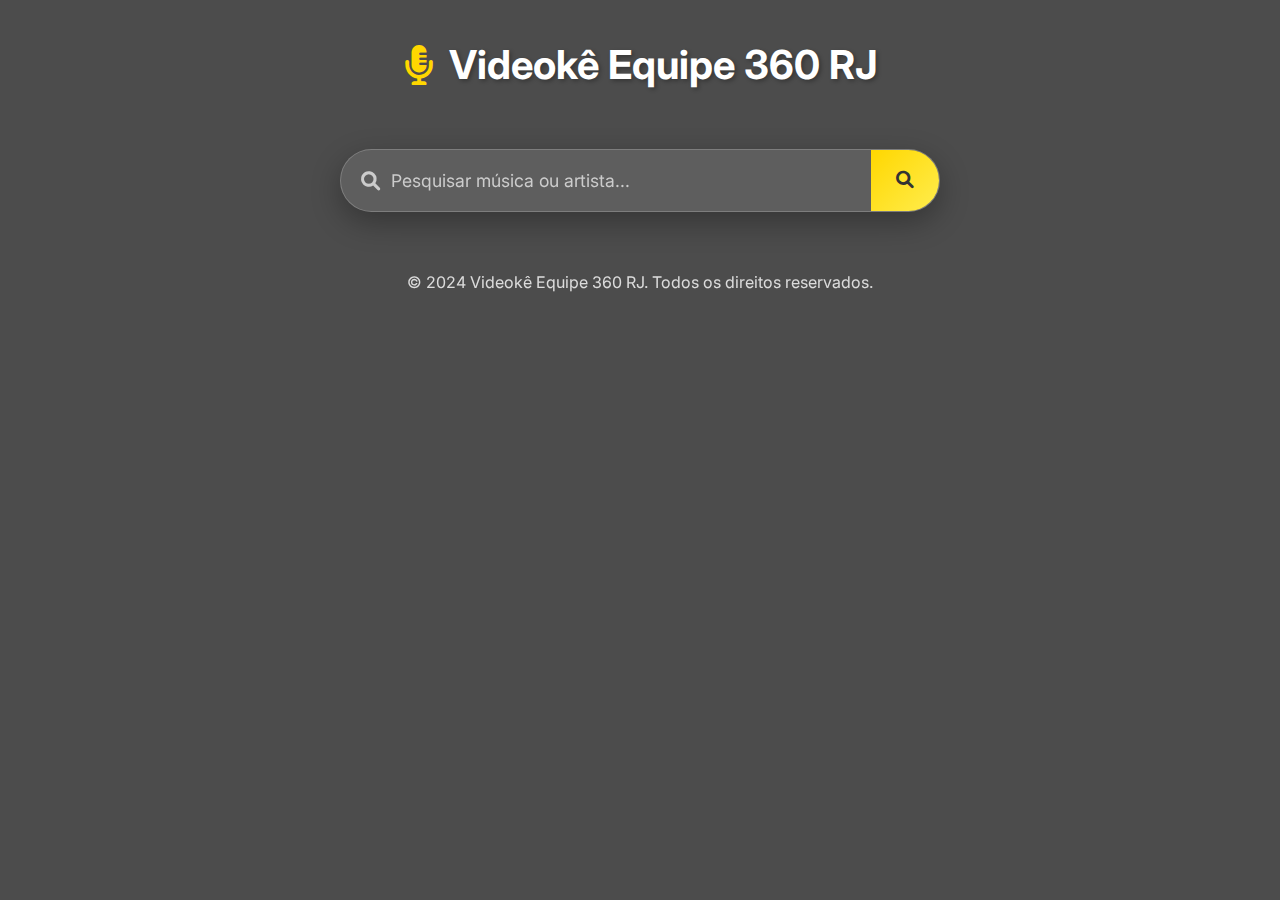
<file: index.html>
<!DOCTYPE html>
<html lang="pt-BR">
<head>
    <meta charset="UTF-8">
    <meta name="viewport" content="width=device-width, initial-scale=1.0">
    <title>Videokê Equipe 360 RJ - Busca de Músicas</title>
    <link rel="stylesheet" href="styles.css">
    <link href="https://fonts.googleapis.com/css2?family=Inter:wght@300;400;500;600;700&display=swap" rel="stylesheet">
    <link rel="stylesheet" href="https://cdnjs.cloudflare.com/ajax/libs/font-awesome/6.0.0/css/all.min.css">
</head>
<body>
    <div class="container">
        <header class="header">
            <div class="logo">
                <i class="fas fa-microphone-alt"></i>
                <h1>Videokê Equipe 360 RJ</h1>
            </div>
        </header>

        <main class="main-content">
            <section class="search-section">
                <div class="search-container">
                    <div class="search-box">
                        <i class="fas fa-search search-icon"></i>
                        <input type="text" id="searchInput" placeholder="Pesquisar música ou artista..." autocomplete="off">
                        <button id="searchBtn" class="search-btn">
                            <i class="fas fa-search"></i>
                        </button>
                    </div>
                </div>
            </section>

            <section class="results-section" id="resultsSection" style="display: none;">
                <div class="results-header">
                    <h2>Resultados</h2>
                    <span id="resultsCount" class="results-count"></span>
                </div>
                <div class="results-container" id="resultsContainer">
                    <!-- Resultados serão inseridos aqui -->
                </div>
            </section>


        </main>

        <footer class="footer">
            <p>&copy; 2024 Videokê Equipe 360 RJ. Todos os direitos reservados.</p>
        </footer>
    </div>

    <!-- Modal para detalhes da música -->
    <div id="songModal" class="modal">
        <div class="modal-content">
            <div class="modal-header">
                <h2 id="modalTitle">Detalhes da Música</h2>
                <span class="close" id="closeModal">&times;</span>
            </div>
            <div class="modal-body">
                <div class="song-details">
                    <div class="song-number" id="modalNumber"></div>
                    <div class="song-info">
                        <h3 id="modalArtist"></h3>
                        <p id="modalSong"></p>
                    </div>
                </div>
            </div>
        </div>
    </div>

    <script src="config.js"></script>
    <script src="script.js"></script>
</body>
</html>
</file>
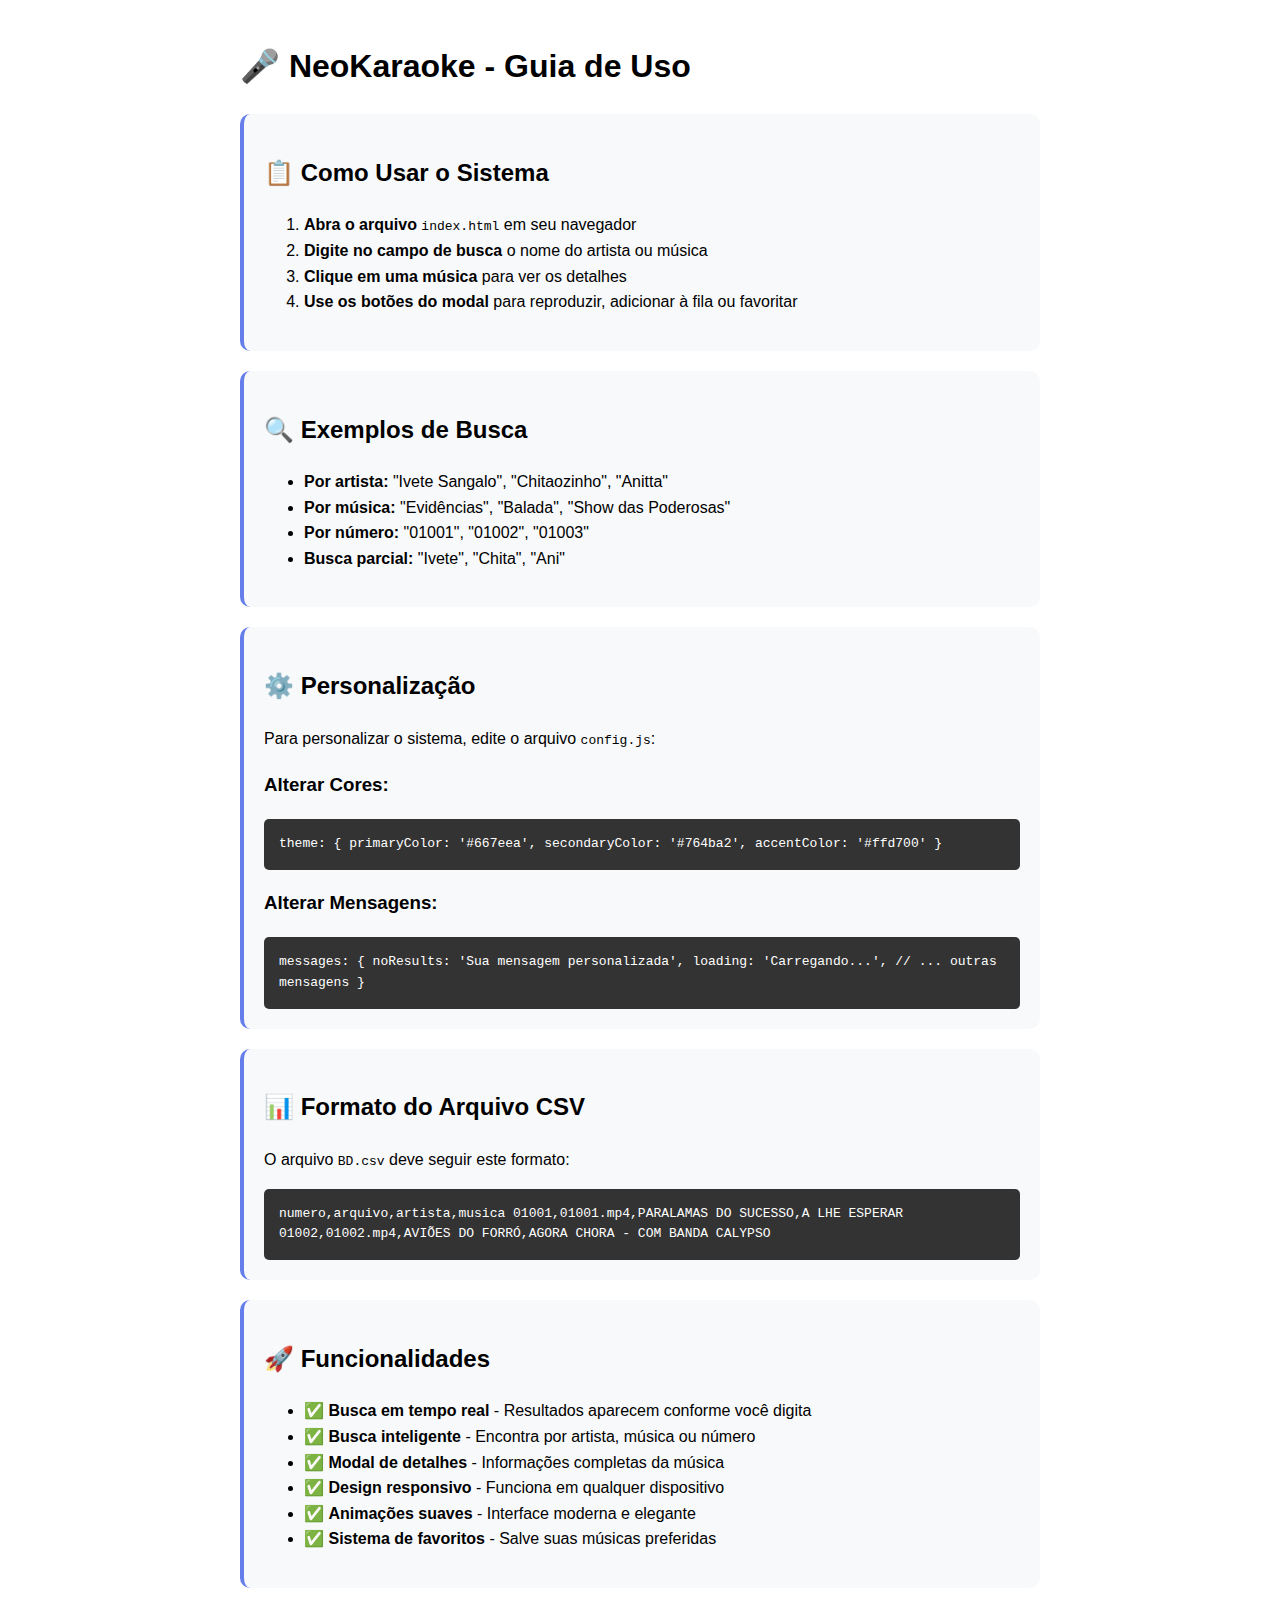
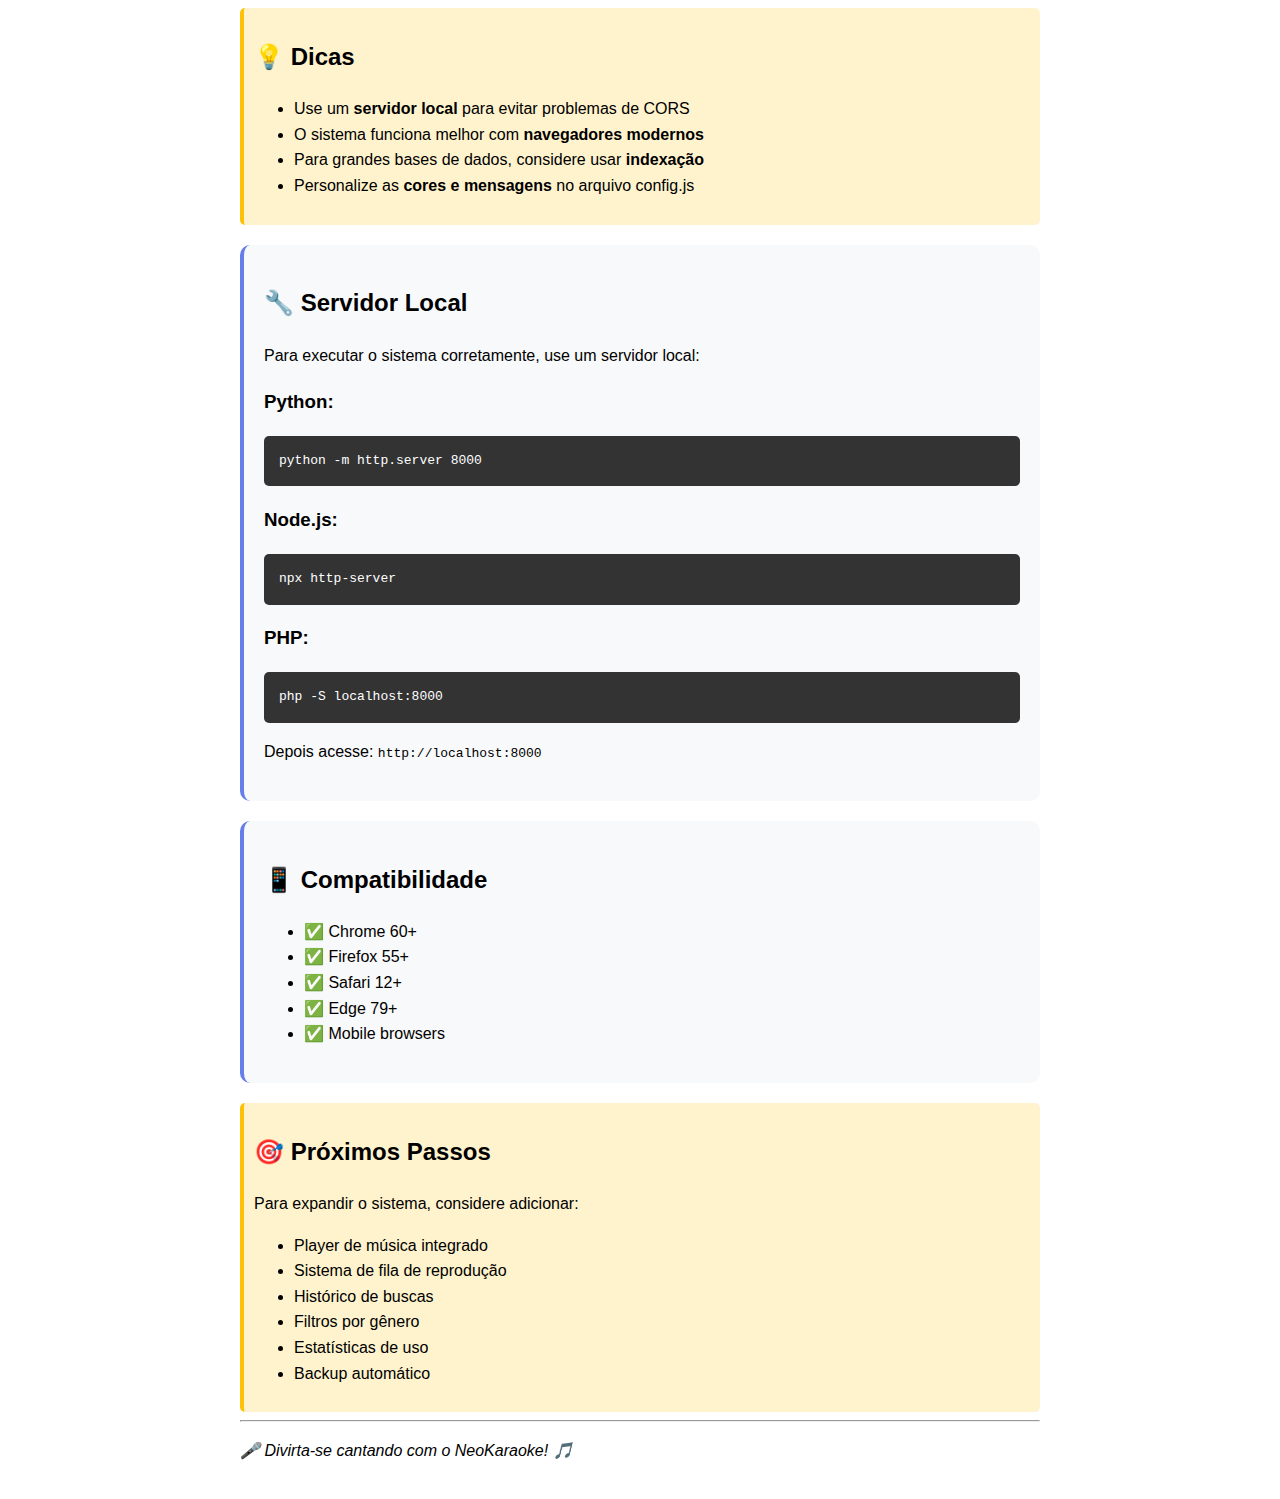
<file: exemplo-uso.html>
<!DOCTYPE html>
<html lang="pt-BR">
<head>
    <meta charset="UTF-8">
    <meta name="viewport" content="width=device-width, initial-scale=1.0">
    <title>Exemplo de Uso - NeoKaraoke</title>
    <style>
        body {
            font-family: Arial, sans-serif;
            max-width: 800px;
            margin: 0 auto;
            padding: 20px;
            line-height: 1.6;
        }
        .example {
            background: #f8f9fa;
            padding: 20px;
            border-radius: 10px;
            margin: 20px 0;
            border-left: 4px solid #667eea;
        }
        .code {
            background: #333;
            color: #fff;
            padding: 15px;
            border-radius: 5px;
            font-family: monospace;
            overflow-x: auto;
        }
        .highlight {
            background: #fff3cd;
            padding: 10px;
            border-radius: 5px;
            border-left: 4px solid #ffc107;
        }
    </style>
</head>
<body>
    <h1>🎤 NeoKaraoke - Guia de Uso</h1>
    
    <div class="example">
        <h2>📋 Como Usar o Sistema</h2>
        <ol>
            <li><strong>Abra o arquivo</strong> <code>index.html</code> em seu navegador</li>
            <li><strong>Digite no campo de busca</strong> o nome do artista ou música</li>
            <li><strong>Clique em uma música</strong> para ver os detalhes</li>
            <li><strong>Use os botões do modal</strong> para reproduzir, adicionar à fila ou favoritar</li>
        </ol>
    </div>

    <div class="example">
        <h2>🔍 Exemplos de Busca</h2>
        <ul>
            <li><strong>Por artista:</strong> "Ivete Sangalo", "Chitaozinho", "Anitta"</li>
            <li><strong>Por música:</strong> "Evidências", "Balada", "Show das Poderosas"</li>
            <li><strong>Por número:</strong> "01001", "01002", "01003"</li>
            <li><strong>Busca parcial:</strong> "Ivete", "Chita", "Ani"</li>
        </ul>
    </div>

    <div class="example">
        <h2>⚙️ Personalização</h2>
        <p>Para personalizar o sistema, edite o arquivo <code>config.js</code>:</p>
        
        

        <h3>Alterar Cores:</h3>
        <div class="code">
theme: {
    primaryColor: '#667eea',
    secondaryColor: '#764ba2',
    accentColor: '#ffd700'
}
        </div>

        <h3>Alterar Mensagens:</h3>
        <div class="code">
messages: {
    noResults: 'Sua mensagem personalizada',
    loading: 'Carregando...',
    // ... outras mensagens
}
        </div>
    </div>

    <div class="example">
        <h2>📊 Formato do Arquivo CSV</h2>
        <p>O arquivo <code>BD.csv</code> deve seguir este formato:</p>
        <div class="code">
numero,arquivo,artista,musica
01001,01001.mp4,PARALAMAS DO SUCESSO,A LHE ESPERAR
01002,01002.mp4,AVIÕES DO FORRÓ,AGORA CHORA - COM BANDA CALYPSO
        </div>
    </div>

    <div class="example">
        <h2>🚀 Funcionalidades</h2>
        <ul>
            <li>✅ <strong>Busca em tempo real</strong> - Resultados aparecem conforme você digita</li>
            <li>✅ <strong>Busca inteligente</strong> - Encontra por artista, música ou número</li>
            
            <li>✅ <strong>Modal de detalhes</strong> - Informações completas da música</li>
            <li>✅ <strong>Design responsivo</strong> - Funciona em qualquer dispositivo</li>
            <li>✅ <strong>Animações suaves</strong> - Interface moderna e elegante</li>
            <li>✅ <strong>Sistema de favoritos</strong> - Salve suas músicas preferidas</li>
        </ul>
    </div>

    <div class="highlight">
        <h2>💡 Dicas</h2>
        <ul>
            <li>Use um <strong>servidor local</strong> para evitar problemas de CORS</li>
            <li>O sistema funciona melhor com <strong>navegadores modernos</strong></li>
            <li>Para grandes bases de dados, considere usar <strong>indexação</strong></li>
            <li>Personalize as <strong>cores e mensagens</strong> no arquivo config.js</li>
        </ul>
    </div>

    <div class="example">
        <h2>🔧 Servidor Local</h2>
        <p>Para executar o sistema corretamente, use um servidor local:</p>
        
        <h3>Python:</h3>
        <div class="code">python -m http.server 8000</div>
        
        <h3>Node.js:</h3>
        <div class="code">npx http-server</div>
        
        <h3>PHP:</h3>
        <div class="code">php -S localhost:8000</div>
        
        <p>Depois acesse: <code>http://localhost:8000</code></p>
    </div>

    <div class="example">
        <h2>📱 Compatibilidade</h2>
        <ul>
            <li>✅ Chrome 60+</li>
            <li>✅ Firefox 55+</li>
            <li>✅ Safari 12+</li>
            <li>✅ Edge 79+</li>
            <li>✅ Mobile browsers</li>
        </ul>
    </div>

    <div class="highlight">
        <h2>🎯 Próximos Passos</h2>
        <p>Para expandir o sistema, considere adicionar:</p>
        <ul>
            <li>Player de música integrado</li>
            <li>Sistema de fila de reprodução</li>
            <li>Histórico de buscas</li>
            <li>Filtros por gênero</li>
            <li>Estatísticas de uso</li>
            <li>Backup automático</li>
        </ul>
    </div>

    <hr>
    <p><em>🎤 Divirta-se cantando com o NeoKaraoke! 🎵</em></p>
</body>
</html>
</file>
<file: styles.css>
* {
    margin: 0;
    padding: 0;
    box-sizing: border-box;
}

body {
    font-family: 'Inter', sans-serif;
    background: linear-gradient(rgba(0, 0, 0, 0.7), rgba(0, 0, 0, 0.7)), url('https://images.unsplash.com/photo-1493225457124-a3eb161ffa5f?ixlib=rb-4.0.3&ixid=M3wxMjA3fDB8MHxwaG90by1wYWdlfHx8fGVufDB8fHx8fA%3D%3D&auto=format&fit=crop&w=2070&q=80');
    background-size: cover;
    background-position: center;
    background-attachment: fixed;
    min-height: 100vh;
    color: #fff;
}

.container {
    max-width: 1200px;
    margin: 0 auto;
    padding: 20px;
}

/* Header */
.header {
    text-align: center;
    margin-bottom: 40px;
    padding: 20px 0;
}

.logo {
    display: flex;
    align-items: center;
    justify-content: center;
    gap: 15px;
    color: #fff;
}

.logo i {
    font-size: 2.5rem;
    color: #ffd700;
}

.logo h1 {
    font-size: 2.5rem;
    font-weight: 700;
    text-shadow: 2px 2px 4px rgba(0,0,0,0.3);
}

/* Search Section */
.search-section {
    margin-bottom: 40px;
}

.search-container {
    max-width: 600px;
    margin: 0 auto;
}

.search-box {
    position: relative;
    display: flex;
    align-items: center;
    background: rgba(255, 255, 255, 0.1);
    backdrop-filter: blur(10px);
    border: 1px solid rgba(255, 255, 255, 0.2);
    border-radius: 50px;
    box-shadow: 0 10px 30px rgba(0,0,0,0.3);
    overflow: hidden;
    transition: all 0.3s ease;
}

.search-box:focus-within {
    transform: translateY(-2px);
    box-shadow: 0 15px 40px rgba(0,0,0,0.3);
}

.search-icon {
    position: absolute;
    left: 20px;
    color: #ccc;
    font-size: 1.2rem;
    z-index: 1;
}

#searchInput {
    flex: 1;
    padding: 20px 60px 20px 50px;
    border: none;
    outline: none;
    font-size: 1.1rem;
    font-family: inherit;
    background: transparent;
    color: #fff;
}

#searchInput::placeholder {
    color: #ccc;
}

.search-btn {
    background: linear-gradient(135deg, #ffd700 0%, #ffed4e 100%);
    border: none;
    padding: 20px 25px;
    color: #333;
    cursor: pointer;
    transition: all 0.3s ease;
    font-size: 1.1rem;
}

.search-btn:hover {
    background: linear-gradient(135deg, #ffed4e 0%, #ffd700 100%);
    transform: scale(1.05);
}

/* Results Section */
.results-section {
    background: rgba(255, 255, 255, 0.1);
    backdrop-filter: blur(10px);
    border: 1px solid rgba(255, 255, 255, 0.2);
    border-radius: 20px;
    padding: 30px;
    margin-bottom: 40px;
    box-shadow: 0 10px 30px rgba(0,0,0,0.3);
}

.results-header {
    display: flex;
    justify-content: space-between;
    align-items: center;
    margin-bottom: 20px;
    padding-bottom: 15px;
    border-bottom: 2px solid rgba(255, 255, 255, 0.2);
}

.results-header h2 {
    color: #fff;
    font-size: 1.8rem;
    font-weight: 600;
}

.results-count {
    background: linear-gradient(135deg, #ffd700 0%, #ffed4e 100%);
    color: #333;
    padding: 8px 16px;
    border-radius: 20px;
    font-size: 0.9rem;
    font-weight: 500;
}

.results-container {
    display: grid;
    gap: 15px;
}

.result-item {
    display: flex;
    align-items: center;
    padding: 20px;
    background: rgba(255, 255, 255, 0.1);
    backdrop-filter: blur(5px);
    border: 1px solid rgba(255, 255, 255, 0.1);
    border-radius: 15px;
    transition: all 0.3s ease;
    cursor: pointer;
    border-left: 4px solid transparent;
}

.result-item:hover {
    background: rgba(255, 255, 255, 0.2);
    transform: translateX(5px);
    border-left-color: #ffd700;
    box-shadow: 0 5px 15px rgba(0,0,0,0.3);
}

.result-number {
    background: linear-gradient(135deg, #ffd700 0%, #ffed4e 100%);
    color: #333;
    width: 50px;
    height: 50px;
    border-radius: 50%;
    display: flex;
    align-items: center;
    justify-content: center;
    font-weight: 600;
    margin-right: 20px;
    flex-shrink: 0;
}

.result-info {
    flex: 1;
}

.result-artist {
    font-weight: 600;
    color: #fff;
    font-size: 1.1rem;
    margin-bottom: 5px;
}

.result-song {
    color: #ccc;
    font-size: 1rem;
}

.result-file {
    color: #aaa;
    font-size: 0.9rem;
    font-family: monospace;
}



/* Footer */
.footer {
    text-align: center;
    margin-top: 40px;
    padding: 20px 0;
    color: white;
    opacity: 0.8;
}

/* Responsive Design */
@media (max-width: 768px) {
    .container {
        padding: 15px;
    }
    
    .logo h1 {
        font-size: 2rem;
    }
    
    .logo i {
        font-size: 2rem;
    }
    
    .search-box {
        border-radius: 25px;
    }
    
    #searchInput {
        padding: 15px 50px 15px 40px;
        font-size: 1rem;
    }
    
    .search-btn {
        padding: 15px 20px;
    }
    
    .results-section {
        padding: 20px;
        border-radius: 15px;
    }
    
    .result-item {
        flex-direction: column;
        text-align: center;
        gap: 10px;
    }
    
    .result-number {
        margin-right: 0;
    }
    

}

@media (max-width: 480px) {
    .logo {
        flex-direction: column;
        gap: 10px;
    }
    
    .results-header {
        flex-direction: column;
        gap: 10px;
        text-align: center;
    }
    
    .result-item {
        padding: 15px;
    }
    

}

/* Loading Animation */
.loading {
    display: flex;
    justify-content: center;
    align-items: center;
    padding: 40px;
}

.spinner {
    width: 40px;
    height: 40px;
    border: 4px solid rgba(255, 255, 255, 0.2);
    border-top: 4px solid #ffd700;
    border-radius: 50%;
    animation: spin 1s linear infinite;
}

@keyframes spin {
    0% { transform: rotate(0deg); }
    100% { transform: rotate(360deg); }
}

/* No Results */
.no-results {
    text-align: center;
    padding: 40px;
    color: #ccc;
}

.no-results i {
    font-size: 3rem;
    color: #ccc;
    margin-bottom: 20px;
}

.no-results h3 {
    font-size: 1.5rem;
    margin-bottom: 10px;
}

.no-results p {
    font-size: 1rem;
    opacity: 0.8;
}

/* Modal */
.modal {
    display: none;
    position: fixed;
    z-index: 1000;
    left: 0;
    top: 0;
    width: 100%;
    height: 100%;
    background-color: rgba(0,0,0,0.5);
    backdrop-filter: blur(5px);
}

.modal-content {
    background-color: rgba(30, 30, 30, 0.95);
    backdrop-filter: blur(20px);
    border: 1px solid rgba(255, 255, 255, 0.2);
    margin: 5% auto;
    padding: 0;
    border-radius: 20px;
    width: 90%;
    max-width: 500px;
    box-shadow: 0 20px 60px rgba(0,0,0,0.5);
    animation: modalSlideIn 0.3s ease-out;
}

@keyframes modalSlideIn {
    from {
        opacity: 0;
        transform: translateY(-50px) scale(0.9);
    }
    to {
        opacity: 1;
        transform: translateY(0) scale(1);
    }
}

.modal-header {
    display: flex;
    justify-content: space-between;
    align-items: center;
    padding: 25px 30px;
    border-bottom: 1px solid rgba(255, 255, 255, 0.2);
    background: linear-gradient(135deg, #ffd700 0%, #ffed4e 100%);
    color: #333;
    border-radius: 20px 20px 0 0;
}

.modal-header h2 {
    margin: 0;
    font-size: 1.5rem;
    font-weight: 600;
}

.close {
    color: #333;
    font-size: 28px;
    font-weight: bold;
    cursor: pointer;
    transition: all 0.3s ease;
}

.close:hover {
    transform: scale(1.1);
    opacity: 0.8;
}

.modal-body {
    padding: 30px;
}

.song-details {
    display: flex;
    align-items: center;
    margin-bottom: 30px;
    gap: 20px;
}

.song-number {
    background: linear-gradient(135deg, #ffd700 0%, #ffed4e 100%);
    color: #333;
    width: 80px;
    height: 80px;
    border-radius: 50%;
    display: flex;
    align-items: center;
    justify-content: center;
    font-weight: 700;
    font-size: 1.2rem;
    flex-shrink: 0;
}

.song-info h3 {
    color: #fff;
    font-size: 1.4rem;
    font-weight: 600;
    margin-bottom: 8px;
}

.song-info p {
    color: #ccc;
    font-size: 1.1rem;
    margin-bottom: 5px;
}

.song-file {
    color: #aaa;
    font-size: 0.9rem;
    font-family: monospace;
    background: rgba(255, 255, 255, 0.1);
    padding: 5px 10px;
    border-radius: 5px;
    display: inline-block;
}

.song-actions {
    display: grid;
    gap: 15px;
}

.btn {
    padding: 15px 25px;
    border: none;
    border-radius: 10px;
    font-size: 1rem;
    font-weight: 500;
    cursor: pointer;
    transition: all 0.3s ease;
    display: flex;
    align-items: center;
    justify-content: center;
    gap: 10px;
}

.btn-primary {
    background: linear-gradient(135deg, #ffd700 0%, #ffed4e 100%);
    color: #333;
}

.btn-primary:hover {
    transform: translateY(-2px);
    box-shadow: 0 10px 25px rgba(255, 215, 0, 0.4);
}

.btn-secondary {
    background: #28a745;
    color: white;
}

.btn-secondary:hover {
    background: #218838;
    transform: translateY(-2px);
    box-shadow: 0 10px 25px rgba(40, 167, 69, 0.4);
}

.btn-outline {
    background: transparent;
    color: #ffd700;
    border: 2px solid #ffd700;
}

.btn-outline:hover {
    background: #ffd700;
    color: #333;
    transform: translateY(-2px);
}

/* Responsive Modal */
@media (max-width: 768px) {
    .modal-content {
        margin: 10% auto;
        width: 95%;
    }
    
    .modal-header {
        padding: 20px 25px;
    }
    
    .modal-body {
        padding: 25px;
    }
    
    .song-details {
        flex-direction: column;
        text-align: center;
        gap: 15px;
    }
    
    .song-actions {
        grid-template-columns: 1fr;
    }
}
</file>
